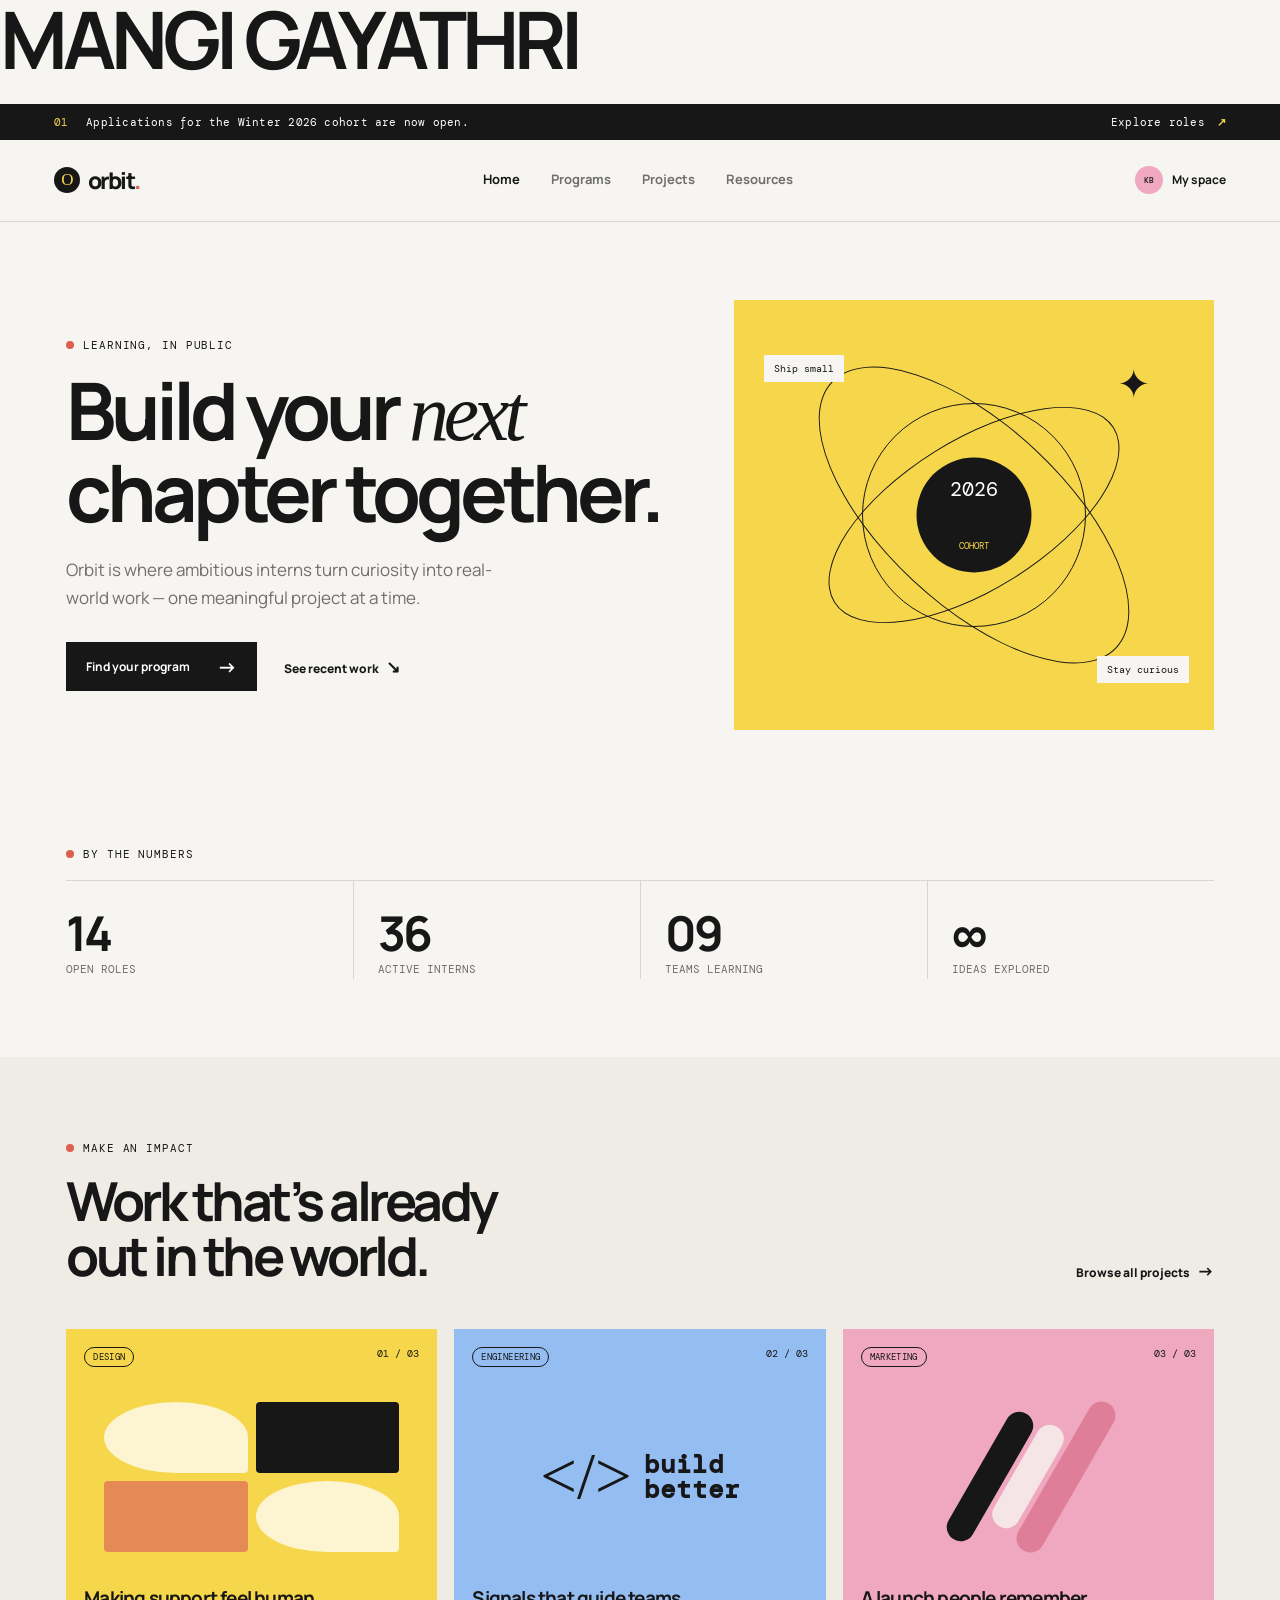
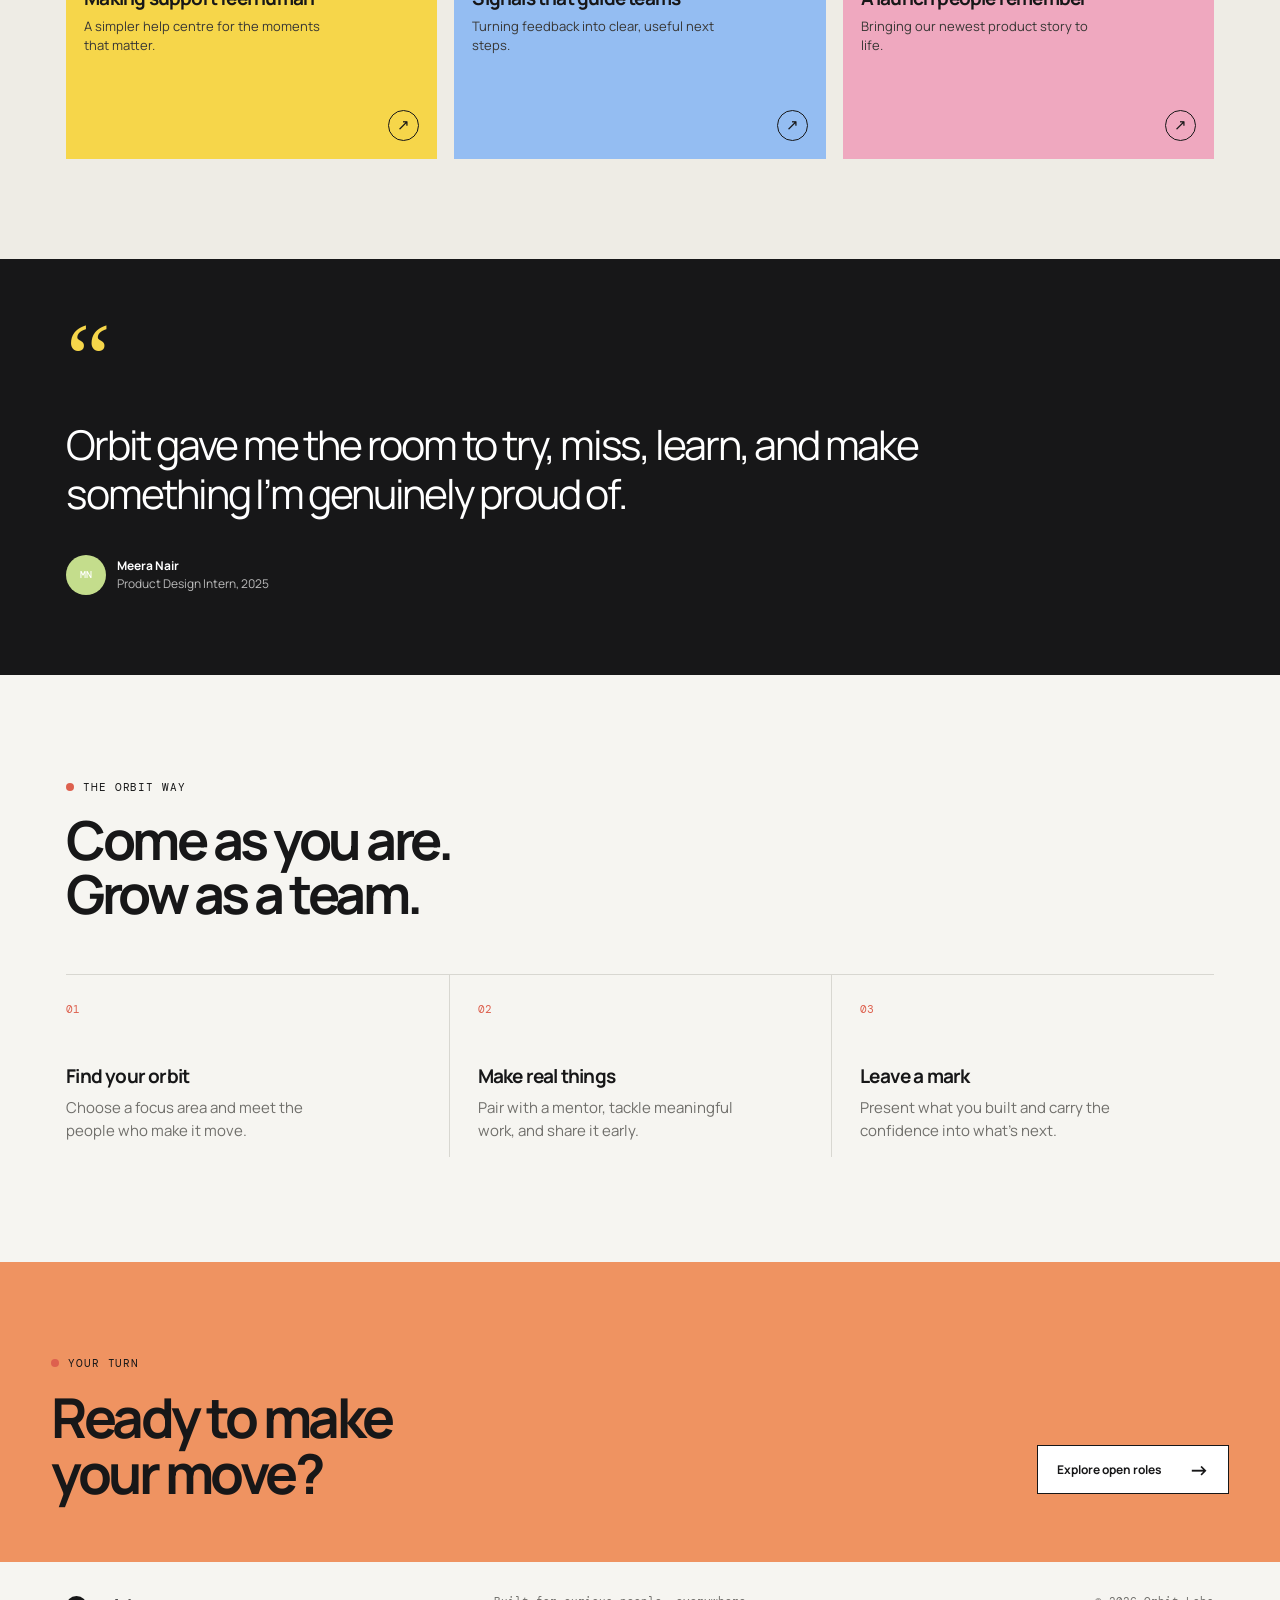
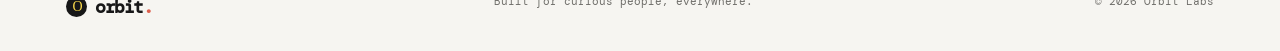
<file: index.html>
<!doctype html>
<html lang="en">
  <head>
    <meta charset="UTF-8" />
    <meta name="viewport" content="width=device-width, initial-scale=1.0" />
    <title>Orbit — Internship learning hub</title>
    <meta name="description" content="A collaborative learning hub for internship cohorts." />
    <link rel="preconnect" href="https://fonts.googleapis.com" />
    <link rel="preconnect" href="https://fonts.gstatic.com" crossorigin />
    <link href="https://fonts.googleapis.com/css2?family=DM+Mono:wght@400;500&family=Manrope:wght@400;500;600;700;800&display=swap" rel="stylesheet" />
    <link rel="stylesheet" href="styles.css" />
  </head>
  <body>
    <h1>MANGI GAYATHRI</h1>
    <div class="announcement"><span>01</span><p>Applications for the Winter 2026 cohort are now open.</p><a href="programs.html">Explore roles <b>↗</b></a></div>
    <header class="site-header">
      <a class="brand" href="index.html" aria-label="Orbit home"><span class="brand-mark">O</span><span>orbit<span class="brand-dot">.</span></span></a>
      <button class="nav-toggle" aria-label="Open navigation" aria-expanded="false">☰</button>
      <nav class="nav-links" aria-label="Main navigation">
        <a class="active" href="index.html">Home</a><a href="programs.html">Programs</a><a href="projects.html">Projects</a><a href="resources.html">Resources</a>
      </nav>
      <a class="profile-link" href="profile.html"><span class="avatar avatar-sm">KB</span><span>My space</span></a>
    </header>

    <main>
      <section class="hero section-shell">
        <div class="hero-copy">
          <p class="eyebrow"><span></span> Learning, in public</p>
          <h1>Build your <em>next</em><br />chapter together.</h1>
          <p class="hero-text">Orbit is where ambitious interns turn curiosity into real-world work — one meaningful project at a time.</p>
          <div class="hero-actions"><a class="button button-dark" href="programs.html">Find your program <span>→</span></a><a class="text-link" href="projects.html">See recent work <span>↘</span></a></div>
        </div>
        <div class="hero-art" aria-label="Abstract orbit illustration">
          <div class="orbit orbit-one"></div><div class="orbit orbit-two"></div><div class="orbit orbit-three"></div>
          <div class="orbit-center">2026<br /><small>cohort</small></div>
          <span class="art-chip chip-a">Ship small</span><span class="art-chip chip-b">Stay curious</span><span class="art-star">✦</span>
        </div>
      </section>

      <section class="numbers section-shell">
        <p class="eyebrow"><span></span> By the numbers</p>
        <div class="numbers-grid"><div><strong>14</strong><span>open roles</span></div><div><strong>36</strong><span>active interns</span></div><div><strong>09</strong><span>teams learning</span></div><div><strong>∞</strong><span>ideas explored</span></div></div>
      </section>

      <section class="featured section-shell">
        <div class="section-heading"><div><p class="eyebrow"><span></span> Make an impact</p><h2>Work that’s already<br />out in the world.</h2></div><a class="text-link" href="projects.html">Browse all projects <span>→</span></a></div>
        <div class="project-grid">
          <article class="feature-card card-yellow"><div class="card-top"><span class="tag">Design</span><span>01 / 03</span></div><div class="card-visual visual-grid"><i></i><i></i><i></i><i></i></div><div><h3>Making support feel human</h3><p>A simpler help centre for the moments that matter.</p></div><a href="projects.html" aria-label="View Making support feel human">↗</a></article>
          <article class="feature-card card-blue"><div class="card-top"><span class="tag">Engineering</span><span>02 / 03</span></div><div class="card-visual visual-code"><span>&lt;/&gt;</span><b>build<br />better</b></div><div><h3>Signals that guide teams</h3><p>Turning feedback into clear, useful next steps.</p></div><a href="projects.html" aria-label="View Signals that guide teams">↗</a></article>
          <article class="feature-card card-pink"><div class="card-top"><span class="tag">Marketing</span><span>03 / 03</span></div><div class="card-visual visual-lines"><i></i><i></i><i></i></div><div><h3>A launch people remember</h3><p>Bringing our newest product story to life.</p></div><a href="projects.html" aria-label="View A launch people remember">↗</a></article>
        </div>
      </section>

      <section class="quote-band"><div class="section-shell quote-wrap"><span class="quote-mark">“</span><blockquote>Orbit gave me the room to try, miss, learn, and make something I’m genuinely proud of.</blockquote><div class="quote-person"><span class="avatar">MN</span><p><b>Meera Nair</b><br />Product Design Intern, 2025</p></div></div></section>

      <section class="steps section-shell"><div class="section-heading"><div><p class="eyebrow"><span></span> The Orbit way</p><h2>Come as you are.<br />Grow as a team.</h2></div></div><div class="step-grid"><article><span>01</span><h3>Find your orbit</h3><p>Choose a focus area and meet the people who make it move.</p></article><article><span>02</span><h3>Make real things</h3><p>Pair with a mentor, tackle meaningful work, and share it early.</p></article><article><span>03</span><h3>Leave a mark</h3><p>Present what you built and carry the confidence into what’s next.</p></article></div></section>

      <section class="cta section-shell"><div><p class="eyebrow"><span></span> Your turn</p><h2>Ready to make<br />your move?</h2></div><a class="button button-light" href="programs.html">Explore open roles <span>→</span></a></section>
    </main>
    <footer><a class="brand" href="index.html"><span class="brand-mark">O</span><span>orbit<span class="brand-dot">.</span></span></a><p>Built for curious people, everywhere.</p><p>© 2026 Orbit Labs</p></footer>
    <script src="script.js"></script>
  </body>
</html>
</file>
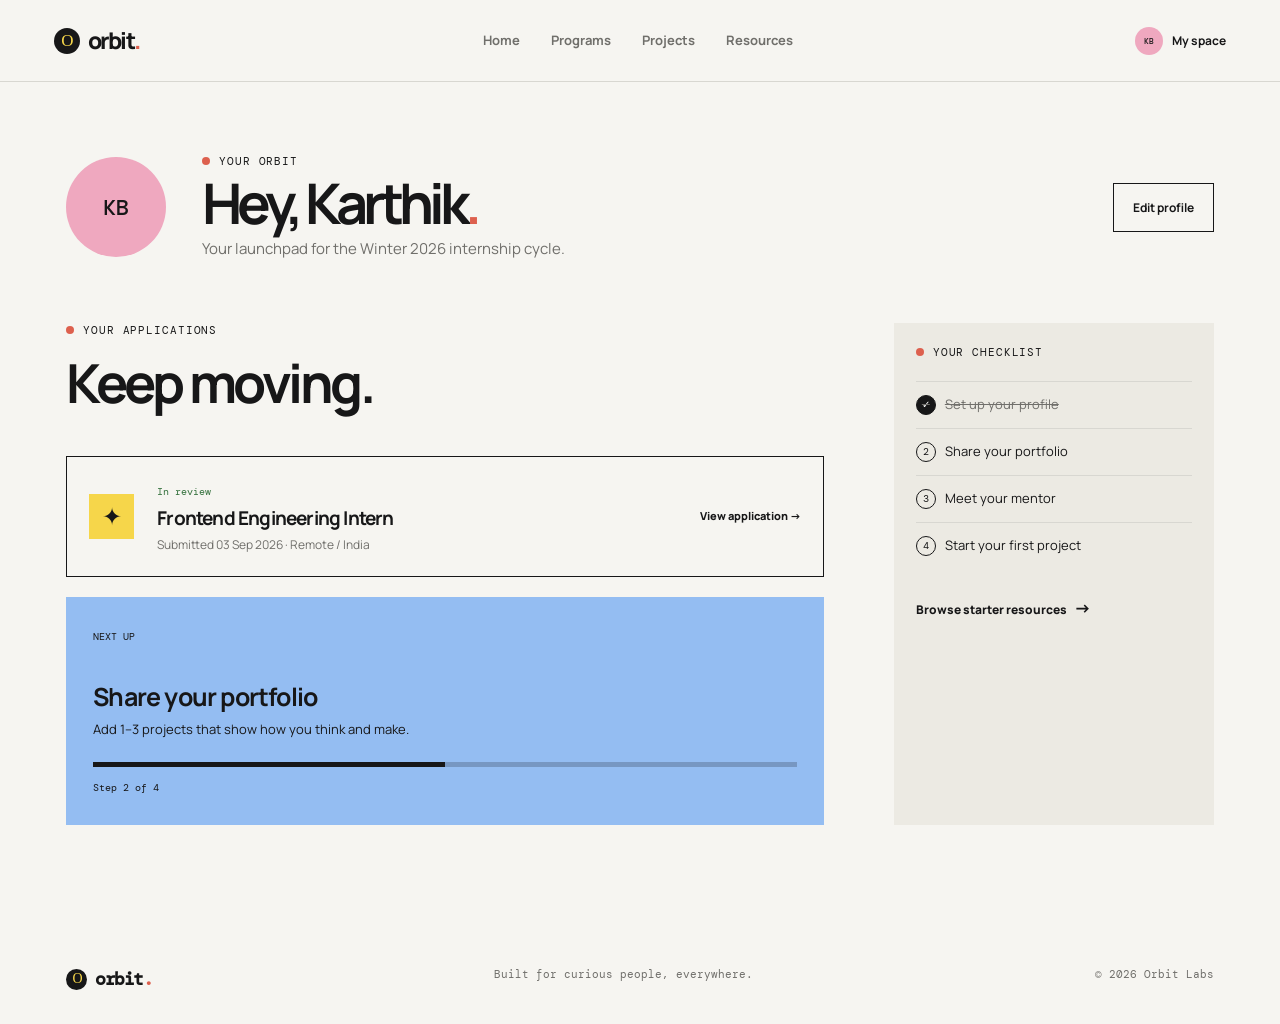
<file: profile.html>
<!doctype html><html lang="en"><head><meta charset="UTF-8"/><meta name="viewport" content="width=device-width, initial-scale=1.0"/><title>My space — Orbit</title><link rel="preconnect" href="https://fonts.googleapis.com"/><link rel="preconnect" href="https://fonts.gstatic.com" crossorigin/><link href="https://fonts.googleapis.com/css2?family=DM+Mono:wght@400;500&family=Manrope:wght@400;500;600;700;800&display=swap" rel="stylesheet"/><link rel="stylesheet" href="styles.css"/></head><body>
<header class="site-header"><a class="brand" href="index.html"><span class="brand-mark">O</span><span>orbit<span class="brand-dot">.</span></span></a><button class="nav-toggle" aria-label="Open navigation" aria-expanded="false">☰</button><nav class="nav-links"><a href="index.html">Home</a><a href="programs.html">Programs</a><a href="projects.html">Projects</a><a href="resources.html">Resources</a></nav><a class="profile-link current" href="profile.html"><span class="avatar avatar-sm">KB</span><span>My space</span></a></header>
<main class="page-main"><section class="profile-hero section-shell"><div class="avatar avatar-xl">KB</div><div><p class="eyebrow"><span></span> Your Orbit</p><h1>Hey, Karthik<span class="brand-dot">.</span></h1><p>Your launchpad for the Winter 2026 internship cycle.</p></div><button class="button button-outline">Edit profile</button></section><section class="section-shell dashboard"><div class="dashboard-main"><div class="section-heading"><div><p class="eyebrow"><span></span> Your applications</p><h2>Keep moving.</h2></div></div><article class="application-card"><div class="app-symbol">✦</div><div><span class="status">In review</span><h3>Frontend Engineering Intern</h3><p>Submitted 03 Sep 2026 · Remote / India</p></div><a href="#">View application <span>→</span></a></article><div class="next-card"><span>Next up</span><h3>Share your portfolio</h3><p>Add 1–3 projects that show how you think and make.</p><div class="progress"><i></i></div><small>Step 2 of 4</small></div></div><aside class="dashboard-aside"><p class="eyebrow"><span></span> Your checklist</p><ul class="checklist"><li class="done"><i>✓</i>Set up your profile</li><li><i>2</i>Share your portfolio</li><li><i>3</i>Meet your mentor</li><li><i>4</i>Start your first project</li></ul><a class="text-link" href="resources.html">Browse starter resources <span>→</span></a></aside></section></main><footer><a class="brand" href="index.html"><span class="brand-mark">O</span><span>orbit<span class="brand-dot">.</span></span></a><p>Built for curious people, everywhere.</p><p>© 2026 Orbit Labs</p></footer><script src="script.js"></script></body></html>
</file>
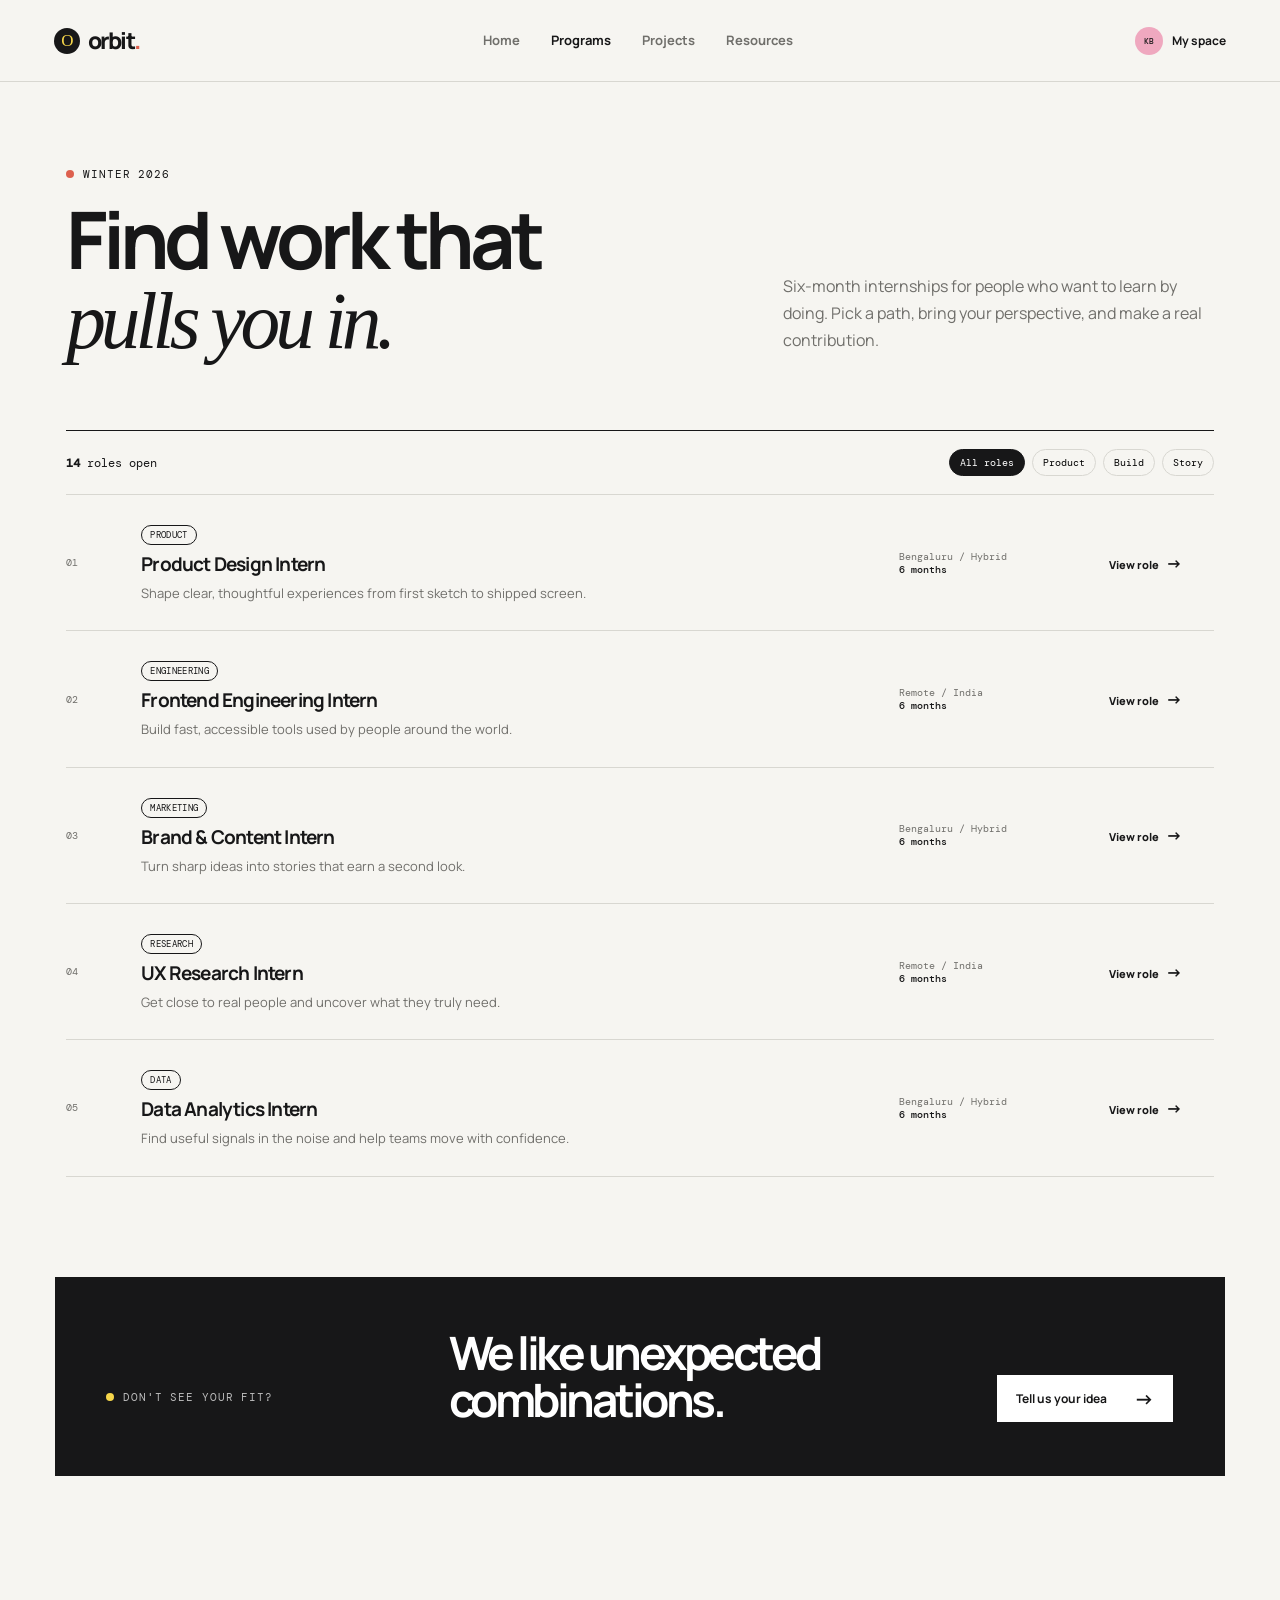
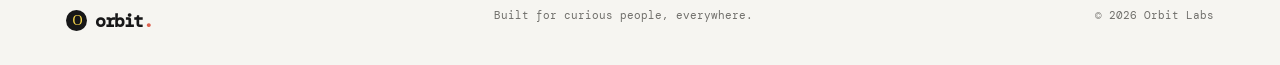
<file: programs.html>
<!doctype html><html lang="en"><head><meta charset="UTF-8"/><meta name="viewport" content="width=device-width, initial-scale=1.0"/><title>Programs — Orbit</title><link rel="preconnect" href="https://fonts.googleapis.com"/><link rel="preconnect" href="https://fonts.gstatic.com" crossorigin/><link href="https://fonts.googleapis.com/css2?family=DM+Mono:wght@400;500&family=Manrope:wght@400;500;600;700;800&display=swap" rel="stylesheet"/><link rel="stylesheet" href="styles.css"/></head><body>
<header class="site-header"><a class="brand" href="index.html"><span class="brand-mark">O</span><span>orbit<span class="brand-dot">.</span></span></a><button class="nav-toggle" aria-label="Open navigation" aria-expanded="false">☰</button><nav class="nav-links"><a href="index.html">Home</a><a class="active" href="programs.html">Programs</a><a href="projects.html">Projects</a><a href="resources.html">Resources</a></nav><a class="profile-link" href="profile.html"><span class="avatar avatar-sm">KB</span><span>My space</span></a></header>
<main class="page-main"><section class="page-intro section-shell"><p class="eyebrow"><span></span> Winter 2026</p><h1>Find work that<br/><em>pulls you in.</em></h1><p>Six-month internships for people who want to learn by doing. Pick a path, bring your perspective, and make a real contribution.</p></section><section class="section-shell role-section"><div class="role-toolbar"><p><b>14</b> roles open</p><div class="filter-group"><button class="filter active" data-filter="all">All roles</button><button class="filter" data-filter="product">Product</button><button class="filter" data-filter="build">Build</button><button class="filter" data-filter="story">Story</button></div></div><div class="role-list">
<article class="role-item" data-category="product"><span class="role-no">01</span><div><span class="tag">Product</span><h3>Product Design Intern</h3><p>Shape clear, thoughtful experiences from first sketch to shipped screen.</p></div><div class="role-meta">Bengaluru / Hybrid<br/><b>6 months</b></div><a href="profile.html">View role <span>→</span></a></article>
<article class="role-item" data-category="build"><span class="role-no">02</span><div><span class="tag">Engineering</span><h3>Frontend Engineering Intern</h3><p>Build fast, accessible tools used by people around the world.</p></div><div class="role-meta">Remote / India<br/><b>6 months</b></div><a href="profile.html">View role <span>→</span></a></article>
<article class="role-item" data-category="story"><span class="role-no">03</span><div><span class="tag">Marketing</span><h3>Brand & Content Intern</h3><p>Turn sharp ideas into stories that earn a second look.</p></div><div class="role-meta">Bengaluru / Hybrid<br/><b>6 months</b></div><a href="profile.html">View role <span>→</span></a></article>
<article class="role-item" data-category="product"><span class="role-no">04</span><div><span class="tag">Research</span><h3>UX Research Intern</h3><p>Get close to real people and uncover what they truly need.</p></div><div class="role-meta">Remote / India<br/><b>6 months</b></div><a href="profile.html">View role <span>→</span></a></article>
<article class="role-item" data-category="build"><span class="role-no">05</span><div><span class="tag">Data</span><h3>Data Analytics Intern</h3><p>Find useful signals in the noise and help teams move with confidence.</p></div><div class="role-meta">Bengaluru / Hybrid<br/><b>6 months</b></div><a href="profile.html">View role <span>→</span></a></article>
</div></section><section class="dark-callout section-shell"><p class="eyebrow"><span></span> Don't see your fit?</p><h2>We like unexpected<br/>combinations.</h2><a class="button button-light" href="mailto:hello@orbit.example">Tell us your idea <span>→</span></a></section></main><footer><a class="brand" href="index.html"><span class="brand-mark">O</span><span>orbit<span class="brand-dot">.</span></span></a><p>Built for curious people, everywhere.</p><p>© 2026 Orbit Labs</p></footer><script src="script.js"></script></body></html>
</file>
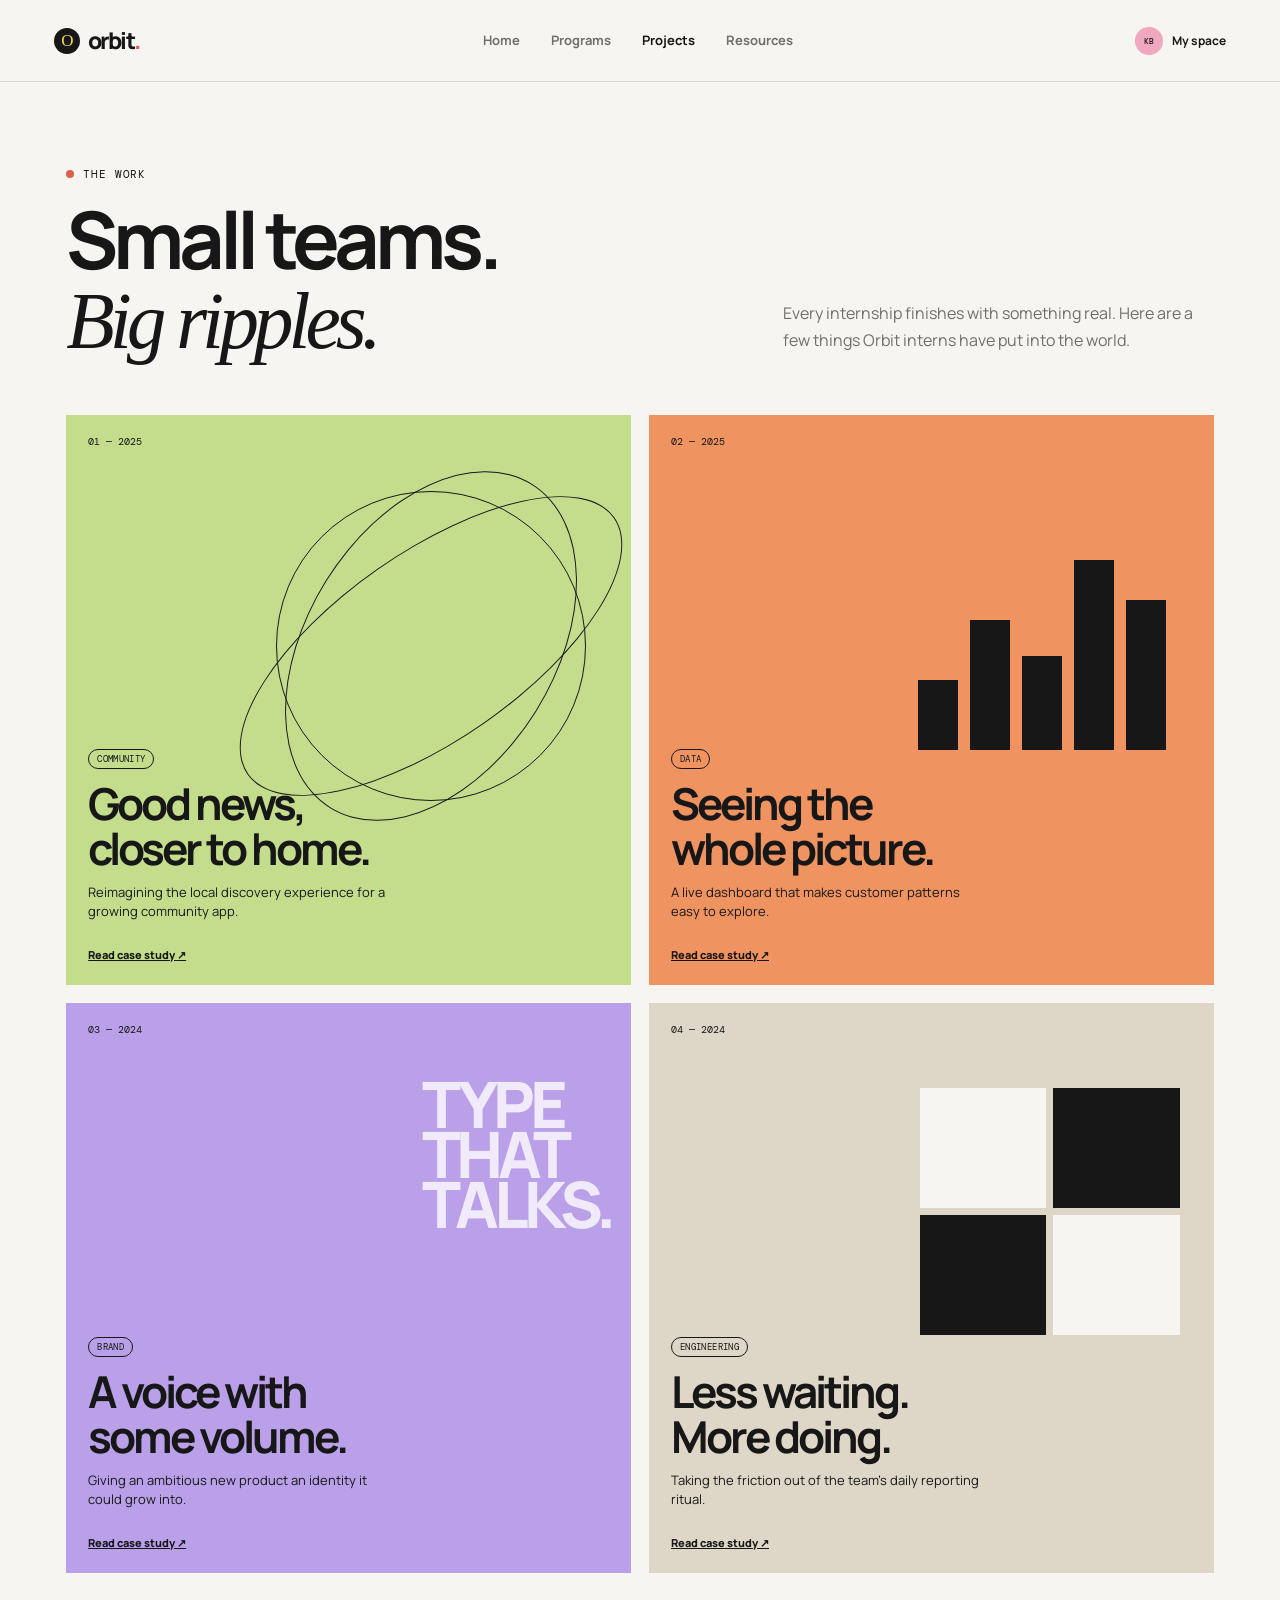
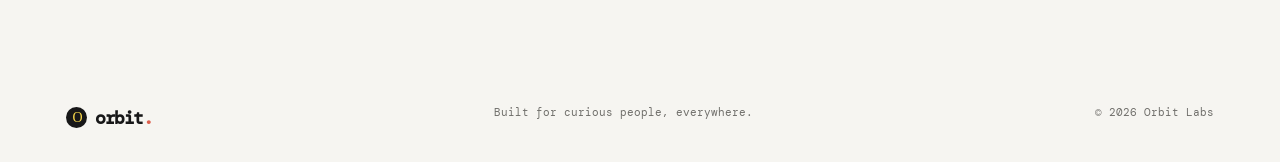
<file: projects.html>
<!doctype html><html lang="en"><head><meta charset="UTF-8"/><meta name="viewport" content="width=device-width, initial-scale=1.0"/><title>Projects — Orbit</title><link rel="preconnect" href="https://fonts.googleapis.com"/><link rel="preconnect" href="https://fonts.gstatic.com" crossorigin/><link href="https://fonts.googleapis.com/css2?family=DM+Mono:wght@400;500&family=Manrope:wght@400;500;600;700;800&display=swap" rel="stylesheet"/><link rel="stylesheet" href="styles.css"/></head><body>
<header class="site-header"><a class="brand" href="index.html"><span class="brand-mark">O</span><span>orbit<span class="brand-dot">.</span></span></a><button class="nav-toggle" aria-label="Open navigation" aria-expanded="false">☰</button><nav class="nav-links"><a href="index.html">Home</a><a href="programs.html">Programs</a><a class="active" href="projects.html">Projects</a><a href="resources.html">Resources</a></nav><a class="profile-link" href="profile.html"><span class="avatar avatar-sm">KB</span><span>My space</span></a></header>
<main class="page-main"><section class="page-intro section-shell compact"><p class="eyebrow"><span></span> The work</p><h1>Small teams.<br/><em>Big ripples.</em></h1><p>Every internship finishes with something real. Here are a few things Orbit interns have put into the world.</p></section><section class="section-shell project-board"><article class="board-card board-lime"><div class="board-index">01 — 2025</div><div class="planet planet-one"></div><div><span class="tag">Community</span><h2>Good news,<br/>closer to home.</h2><p>Reimagining the local discovery experience for a growing community app.</p></div><a href="#">Read case study <span>↗</span></a></article><article class="board-card board-orange"><div class="board-index">02 — 2025</div><div class="chart-shape"><i></i><i></i><i></i><i></i><i></i></div><div><span class="tag">Data</span><h2>Seeing the<br/>whole picture.</h2><p>A live dashboard that makes customer patterns easy to explore.</p></div><a href="#">Read case study <span>↗</span></a></article><article class="board-card board-purple"><div class="board-index">03 — 2024</div><div class="type-shape">TYPE<br/>THAT<br/>TALKS.</div><div><span class="tag">Brand</span><h2>A voice with<br/>some volume.</h2><p>Giving an ambitious new product an identity it could grow into.</p></div><a href="#">Read case study <span>↗</span></a></article><article class="board-card board-sand"><div class="board-index">04 — 2024</div><div class="window-shape"><span></span><span></span><span></span><span></span></div><div><span class="tag">Engineering</span><h2>Less waiting.<br/>More doing.</h2><p>Taking the friction out of the team’s daily reporting ritual.</p></div><a href="#">Read case study <span>↗</span></a></article></section></main><footer><a class="brand" href="index.html"><span class="brand-mark">O</span><span>orbit<span class="brand-dot">.</span></span></a><p>Built for curious people, everywhere.</p><p>© 2026 Orbit Labs</p></footer><script src="script.js"></script></body></html>
</file>
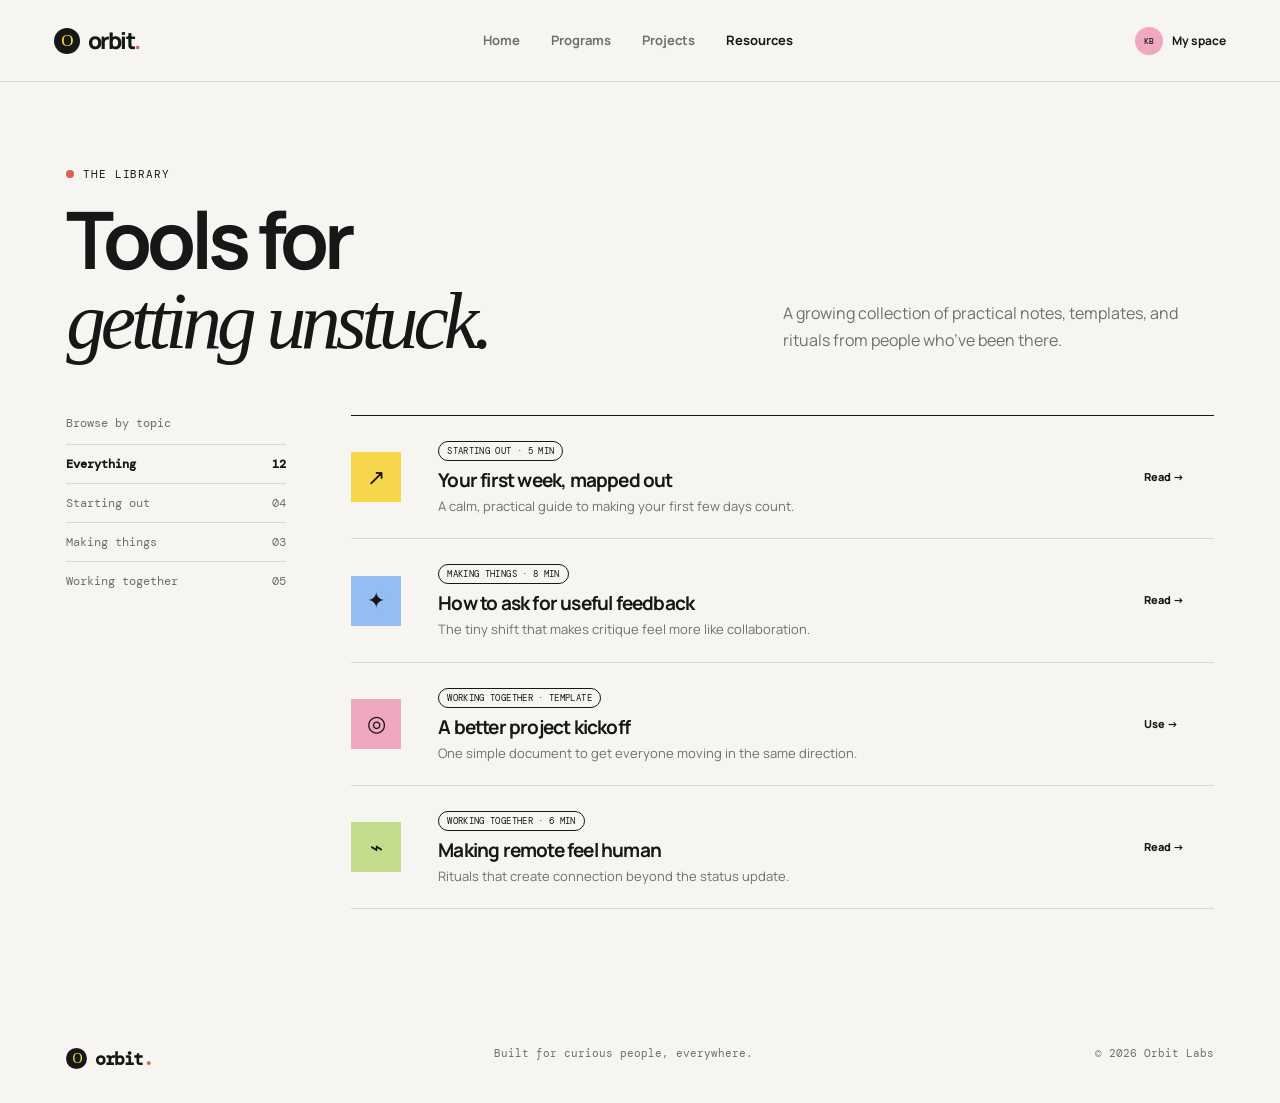
<file: resources.html>
<!doctype html><html lang="en"><head><meta charset="UTF-8"/><meta name="viewport" content="width=device-width, initial-scale=1.0"/><title>Resources — Orbit</title><link rel="preconnect" href="https://fonts.googleapis.com"/><link rel="preconnect" href="https://fonts.gstatic.com" crossorigin/><link href="https://fonts.googleapis.com/css2?family=DM+Mono:wght@400;500&family=Manrope:wght@400;500;600;700;800&display=swap" rel="stylesheet"/><link rel="stylesheet" href="styles.css"/></head><body>
<header class="site-header"><a class="brand" href="index.html"><span class="brand-mark">O</span><span>orbit<span class="brand-dot">.</span></span></a><button class="nav-toggle" aria-label="Open navigation" aria-expanded="false">☰</button><nav class="nav-links"><a href="index.html">Home</a><a href="programs.html">Programs</a><a href="projects.html">Projects</a><a class="active" href="resources.html">Resources</a></nav><a class="profile-link" href="profile.html"><span class="avatar avatar-sm">KB</span><span>My space</span></a></header>
<main class="page-main"><section class="page-intro section-shell compact"><p class="eyebrow"><span></span> The library</p><h1>Tools for<br/><em>getting unstuck.</em></h1><p>A growing collection of practical notes, templates, and rituals from people who’ve been there.</p></section><section class="section-shell resource-layout"><aside class="resource-aside"><p>Browse by topic</p><a class="active" href="#">Everything <span>12</span></a><a href="#">Starting out <span>04</span></a><a href="#">Making things <span>03</span></a><a href="#">Working together <span>05</span></a></aside><div class="resource-list"><article><div class="resource-icon icon-yellow">↗</div><div><span class="tag">Starting out · 5 min</span><h3>Your first week, mapped out</h3><p>A calm, practical guide to making your first few days count.</p></div><a href="#">Read <span>→</span></a></article><article><div class="resource-icon icon-blue">✦</div><div><span class="tag">Making things · 8 min</span><h3>How to ask for useful feedback</h3><p>The tiny shift that makes critique feel more like collaboration.</p></div><a href="#">Read <span>→</span></a></article><article><div class="resource-icon icon-pink">◎</div><div><span class="tag">Working together · Template</span><h3>A better project kickoff</h3><p>One simple document to get everyone moving in the same direction.</p></div><a href="#">Use <span>→</span></a></article><article><div class="resource-icon icon-lime">⌁</div><div><span class="tag">Working together · 6 min</span><h3>Making remote feel human</h3><p>Rituals that create connection beyond the status update.</p></div><a href="#">Read <span>→</span></a></article></div></section></main><footer><a class="brand" href="index.html"><span class="brand-mark">O</span><span>orbit<span class="brand-dot">.</span></span></a><p>Built for curious people, everywhere.</p><p>© 2026 Orbit Labs</p></footer><script src="script.js"></script></body></html>
</file>
<file: styles.css>
:root{--ink:#171718;--paper:#f6f5f1;--muted:#706f6b;--line:#d8d7d1;--yellow:#f6d64a;--blue:#94bdf2;--pink:#efa8bf;--lime:#c4dd8c;--orange:#ef9361;--purple:#b9a0e9;--sans:'Manrope',Arial,sans-serif;--mono:'DM Mono',monospace}*{box-sizing:border-box}html{scroll-behavior:smooth}body{margin:0;background:var(--paper);color:var(--ink);font-family:var(--sans);font-size:15px;line-height:1.5}.announcement{height:36px;background:var(--ink);color:#fff;display:flex;align-items:center;gap:18px;padding:0 4.2vw;font:11px var(--mono);letter-spacing:.02em}.announcement span{color:var(--yellow)}.announcement p{margin:0;flex:1}.announcement a{color:#fff;text-decoration:none}.announcement b{color:var(--yellow);margin-left:5px}.site-header{height:82px;display:flex;align-items:center;padding:0 4.2vw;border-bottom:1px solid var(--line);position:relative;background:var(--paper);z-index:3}.brand{display:inline-flex;align-items:center;gap:8px;color:var(--ink);text-decoration:none;font-size:23px;font-weight:800;letter-spacing:-1.5px}.brand-mark{display:grid;place-items:center;background:var(--ink);color:var(--yellow);width:26px;height:26px;border-radius:50%;font:17px Georgia}.brand-dot{color:#dd604e}.nav-links{display:flex;gap:31px;margin:auto;font-size:13px;font-weight:700}.nav-links a{color:var(--muted);text-decoration:none}.nav-links a:hover,.nav-links .active{color:var(--ink)}.profile-link{display:flex;align-items:center;gap:9px;color:var(--ink);font-size:12px;font-weight:700;text-decoration:none}.avatar{display:grid;place-items:center;width:40px;height:40px;border-radius:50%;background:var(--pink);font:10px var(--mono);font-weight:500}.avatar-sm{width:28px;height:28px;font-size:8px}.nav-toggle{display:none}.section-shell{max-width:1250px;margin:auto;padding-left:4vw;padding-right:4vw}.hero{min-height:590px;display:grid;grid-template-columns:1.07fr .93fr;align-items:center;padding-top:70px;padding-bottom:74px}.eyebrow{display:flex;align-items:center;gap:9px;margin:0 0 19px;font:11px var(--mono);text-transform:uppercase;letter-spacing:.08em}.eyebrow span{background:#dd604e;width:8px;height:8px;border-radius:50%}h1,h2,h3,p{margin-top:0}h1{font-size:clamp(50px,6.2vw,85px);line-height:.99;letter-spacing:-5px;margin-bottom:25px}h1 em{font-family:Georgia,serif;font-weight:400}h2{font-size:clamp(34px,4.2vw,57px);line-height:1.02;letter-spacing:-3.5px;margin-bottom:0}h3{font-size:19px;letter-spacing:-.8px;line-height:1.2}.hero-text{max-width:440px;color:var(--muted);font-size:17px;line-height:1.65;margin-bottom:30px}.hero-actions{display:flex;align-items:center;gap:27px}.button{display:inline-flex;align-items:center;gap:27px;padding:15px 19px;text-decoration:none;border:1px solid var(--ink);font:700 12px var(--sans);cursor:pointer}.button span{font-size:20px;line-height:10px}.button-dark{background:var(--ink);color:#fff}.button-light{background:#fff;color:var(--ink)}.button-outline{background:transparent;color:var(--ink)}.text-link{color:var(--ink);font-size:12px;font-weight:800;text-decoration:none}.text-link span{font-size:17px;margin-left:5px}.hero-art{height:430px;position:relative;max-width:480px;width:100%;justify-self:end;background:var(--yellow);overflow:hidden}.orbit{position:absolute;border:1.4px solid var(--ink);border-radius:50%;left:50%;top:50%;transform:translate(-50%,-50%)}.orbit-one{width:224px;height:224px}.orbit-two{width:330px;height:150px;transform:translate(-50%,-50%) rotate(-32deg)}.orbit-three{width:390px;height:180px;transform:translate(-50%,-50%) rotate(43deg)}.orbit-center{display:grid;place-items:center;text-align:center;position:absolute;left:50%;top:50%;transform:translate(-50%,-50%);width:115px;height:115px;border-radius:50%;background:var(--ink);color:#fff;font:20px var(--mono);line-height:1.05}.orbit-center small{font-size:9px;color:var(--yellow);text-transform:uppercase}.art-chip{position:absolute;padding:7px 10px;background:var(--paper);font:10px var(--mono)}.chip-a{top:55px;left:30px}.chip-b{bottom:47px;right:25px}.art-star{position:absolute;right:63px;top:53px;font-size:40px}.numbers{padding-top:35px;padding-bottom:78px}.numbers-grid{border-top:1px solid var(--line);display:grid;grid-template-columns:repeat(4,1fr)}.numbers-grid div{padding:28px 20px 0 0}.numbers-grid div+div{border-left:1px solid var(--line);padding-left:24px}.numbers-grid strong{display:block;font-size:48px;line-height:1;letter-spacing:-3px}.numbers-grid span{color:var(--muted);font:11px var(--mono);text-transform:uppercase}.featured{padding-top:84px;padding-bottom:100px;background:#eeece5;max-width:none;padding-left:max(4vw,calc((100vw - 1250px)/2 + 4vw));padding-right:max(4vw,calc((100vw - 1250px)/2 + 4vw))}.section-heading{display:flex;justify-content:space-between;align-items:end;margin-bottom:45px}.project-grid{display:grid;grid-template-columns:repeat(3,1fr);gap:17px}.feature-card{min-height:430px;padding:18px;display:flex;flex-direction:column;position:relative}.card-yellow{background:var(--yellow)}.card-blue{background:var(--blue)}.card-pink{background:var(--pink)}.card-top{display:flex;justify-content:space-between;font:10px var(--mono);text-transform:uppercase}.tag{display:inline-block;border:1px solid currentColor;border-radius:20px;padding:3px 8px;font:9px var(--mono);text-transform:uppercase;letter-spacing:.04em}.card-visual{height:190px;position:relative;margin:15px 0}.feature-card h3{margin-bottom:7px}.feature-card p{font-size:13px;max-width:250px;color:#373634}.feature-card>a{position:absolute;right:18px;bottom:18px;width:31px;height:31px;display:grid;place-items:center;border:1px solid var(--ink);border-radius:50%;text-decoration:none;color:var(--ink)}.visual-grid{display:grid;grid-template:1fr 1fr/1fr 1fr;gap:8px;padding:20px}.visual-grid i{background:rgba(255,255,255,.75);border-radius:50% 50% 4px 50%}.visual-grid i:nth-child(2){background:var(--ink);border-radius:4px}.visual-grid i:nth-child(3){border-radius:4px;background:#e58a56}.visual-code{display:flex;align-items:center;justify-content:center;gap:12px}.visual-code span{font:65px Georgia}.visual-code b{font:700 26px var(--mono);line-height:.95}.visual-lines{display:flex;justify-content:center;align-items:center;gap:10px}.visual-lines i{width:28px;height:145px;border-radius:20px;background:var(--ink);transform:rotate(30deg)}.visual-lines i:nth-child(2){height:115px;background:#f5e5e7}.visual-lines i:nth-child(3){height:170px;background:#df7e99}.quote-band{background:var(--ink);color:#fff}.quote-wrap{padding-top:85px;padding-bottom:80px;position:relative}.quote-mark{color:var(--yellow);font:100px Georgia;line-height:.3}.quote-band blockquote{font-size:clamp(27px,3.2vw,43px);letter-spacing:-2.2px;line-height:1.2;max-width:880px;margin:22px 0 36px}.quote-person{display:flex;align-items:center;gap:11px}.quote-person .avatar{background:var(--lime)}.quote-person p{margin:0;font-size:12px;color:#bbb}.quote-person b{color:#fff}.steps{padding-top:105px;padding-bottom:105px}.step-grid{display:grid;grid-template-columns:repeat(3,1fr);margin-top:52px;border-top:1px solid var(--line)}.step-grid article{padding:22px 35px 0 0}.step-grid article+article{border-left:1px solid var(--line);padding-left:28px}.step-grid span{font:11px var(--mono);color:#dd604e}.step-grid h3{margin:45px 0 10px}.step-grid p{color:var(--muted);max-width:265px}.cta{max-width:none;background:var(--orange);min-height:300px;padding-top:61px;padding-bottom:61px;display:flex;justify-content:space-between;align-items:end}.cta h2{font-size:55px}.cta .button{margin-bottom:7px}footer{max-width:1250px;margin:auto;padding:32px 4vw;display:flex;justify-content:space-between;align-items:center;font:11px var(--mono);color:var(--muted)}footer .brand{font-size:18px}footer .brand-mark{width:21px;height:21px;font-size:14px}.page-main{min-height:70vh}.page-intro{padding-top:85px;padding-bottom:70px;display:grid;grid-template-columns:1.25fr .75fr;align-items:end}.page-intro h1{grid-column:1;margin:0}.page-intro>p:last-child{grid-column:2;color:var(--muted);font-size:16px;line-height:1.7;margin:0 0 6px}.page-intro .eyebrow{grid-column:1/-1}.compact{padding-bottom:55px}.role-section{padding-bottom:100px}.role-toolbar{border-top:1px solid var(--ink);padding:18px 0;display:flex;justify-content:space-between;align-items:center;font:12px var(--mono)}.role-toolbar p{margin:0}.filter-group{display:flex;gap:7px}.filter{border:1px solid var(--line);border-radius:20px;background:transparent;padding:6px 10px;font:10px var(--mono);cursor:pointer}.filter.active,.filter:hover{background:var(--ink);color:#fff;border-color:var(--ink)}.role-list{border-bottom:1px solid var(--line)}.role-item{display:grid;grid-template-columns:55px 1fr 190px 105px;gap:20px;padding:27px 0;border-top:1px solid var(--line);align-items:center}.role-no,.role-meta{font:10px var(--mono);color:var(--muted)}.role-item h3{margin:8px 0}.role-item p{margin:0;color:var(--muted);font-size:13px}.role-meta b{color:var(--ink);font-weight:500}.role-item>a,.resource-list a,.application-card>a{font-size:11px;font-weight:800;color:var(--ink);text-decoration:none}.role-item>a span{font-size:16px;margin-left:5px}.dark-callout{max-width:1170px;margin-bottom:100px;padding-top:53px;padding-bottom:53px;background:var(--ink);color:#fff;display:flex;align-items:end;justify-content:space-between}.dark-callout h2{font-size:46px}.dark-callout .eyebrow{color:#bbb}.dark-callout .eyebrow span{background:var(--yellow)}.project-board{padding-bottom:100px;display:grid;grid-template-columns:1fr 1fr;gap:18px}.board-card{height:570px;padding:22px;position:relative;display:flex;flex-direction:column;justify-content:end;overflow:hidden}.board-card>div:last-of-type{position:relative;z-index:1}.board-card h2{font-size:44px;letter-spacing:-3px;margin:12px 0}.board-card p{font-size:13px;max-width:315px;margin-bottom:25px}.board-card>a{position:relative;z-index:1;color:var(--ink);font-size:11px;font-weight:800}.board-index{position:absolute;top:20px;font:10px var(--mono)}.board-lime{background:var(--lime)}.board-orange{background:var(--orange)}.board-purple{background:var(--purple)}.board-sand{background:#ded7c7}.planet{position:absolute;width:310px;height:310px;border:1px solid var(--ink);border-radius:50%;right:45px;top:76px}.planet:before,.planet:after{content:"";position:absolute;border-radius:50%;border:1px solid var(--ink);inset:-37px 30px;transform:rotate(32deg)}.planet:after{inset:60px -70px;transform:rotate(-35deg)}.chart-shape{position:absolute;display:flex;align-items:end;gap:12px;right:48px;top:105px;height:230px}.chart-shape i{width:40px;background:var(--ink)}.chart-shape i:nth-child(1){height:70px}.chart-shape i:nth-child(2){height:130px}.chart-shape i:nth-child(3){height:94px}.chart-shape i:nth-child(4){height:190px}.chart-shape i:nth-child(5){height:150px}.type-shape{position:absolute;top:76px;right:20px;font:800 64px/.78 var(--sans);letter-spacing:-5px;color:#f0eafb}.window-shape{position:absolute;right:34px;top:85px;width:260px;display:grid;grid-template-columns:1fr 1fr;gap:7px}.window-shape span{height:120px;background:#f6f5f1}.window-shape span:nth-child(2),.window-shape span:nth-child(3){background:var(--ink)}.resource-layout{display:grid;grid-template-columns:220px 1fr;gap:65px;padding-bottom:105px}.resource-aside{font:12px var(--mono)}.resource-aside p{color:var(--muted);margin-bottom:13px}.resource-aside a{display:flex;justify-content:space-between;padding:11px 0;border-top:1px solid var(--line);text-decoration:none;color:var(--muted)}.resource-aside a.active{color:var(--ink);font-weight:600}.resource-list{border-top:1px solid var(--ink)}.resource-list article{display:grid;grid-template-columns:67px 1fr 70px;gap:20px;align-items:center;padding:22px 0;border-bottom:1px solid var(--line)}.resource-icon{width:50px;height:50px;display:grid;place-items:center;font-size:22px}.icon-yellow{background:var(--yellow)}.icon-blue{background:var(--blue)}.icon-pink{background:var(--pink)}.icon-lime{background:var(--lime)}.resource-list h3{margin:8px 0 5px}.resource-list p{margin:0;color:var(--muted);font-size:13px}.profile-hero{padding-top:72px;padding-bottom:62px;display:grid;grid-template-columns:112px 1fr auto;gap:24px;align-items:center}.avatar-xl{width:100px;height:100px;font-size:22px}.profile-hero h1{font-size:56px;margin:0 0 8px}.profile-hero p:last-child{margin:0;color:var(--muted)}.profile-hero .eyebrow{margin-bottom:7px}.dashboard{padding-bottom:110px;display:grid;grid-template-columns:1fr 320px;gap:70px}.application-card{border:1px solid var(--ink);padding:22px;display:grid;grid-template-columns:50px 1fr auto;gap:18px;align-items:center;margin-bottom:20px}.app-symbol{display:grid;place-items:center;width:45px;height:45px;background:var(--yellow);font-size:24px}.status{font:10px var(--mono);color:#34713d}.application-card h3{margin:6px 0}.application-card p{margin:0;color:var(--muted);font-size:12px}.next-card{background:var(--blue);padding:27px}.next-card>span{font:10px var(--mono);text-transform:uppercase}.next-card h3{font-size:25px;margin:35px 0 8px}.next-card p{max-width:400px;margin-bottom:23px;font-size:13px}.progress{height:5px;background:rgba(0,0,0,.2);margin-bottom:8px}.progress i{display:block;width:50%;height:100%;background:var(--ink)}.next-card small{font:10px var(--mono)}.dashboard-aside{padding:22px;background:#eceae3}.checklist{list-style:none;padding:0;margin:22px 0 26px}.checklist li{border-top:1px solid var(--line);padding:13px 0;display:flex;align-items:center;gap:9px;font-size:13px}.checklist i{display:grid;place-items:center;width:20px;height:20px;border:1px solid var(--ink);border-radius:50%;font:10px var(--mono);font-style:normal}.checklist .done{color:var(--muted);text-decoration:line-through}.checklist .done i{background:var(--ink);color:#fff;text-decoration:none}
@media(max-width:760px){.announcement{padding:0 20px}.announcement p{white-space:nowrap;overflow:hidden;text-overflow:ellipsis}.announcement a{display:none}.site-header{height:66px;padding:0 20px}.nav-toggle{display:block;margin-left:auto;margin-right:18px;border:0;background:none;font-size:20px;cursor:pointer}.nav-links{display:none;position:absolute;top:65px;left:0;right:0;background:var(--paper);padding:18px 20px 22px;box-shadow:0 8px 12px #0001;flex-direction:column;gap:16px}.nav-links.open{display:flex}.profile-link span:last-child{display:none}.section-shell{padding-left:20px;padding-right:20px}.hero{grid-template-columns:1fr;padding-top:58px;gap:48px}.hero-art{height:325px;justify-self:stretch}.numbers{padding-bottom:55px}.numbers-grid{grid-template-columns:1fr 1fr}.numbers-grid div:nth-child(3){border-left:0;padding-left:0;margin-top:22px}.numbers-grid div:nth-child(4){margin-top:22px}.numbers-grid strong{font-size:38px}.featured{padding:62px 20px}.section-heading{align-items:start;margin-bottom:30px}.section-heading .text-link{display:none}.project-grid,.step-grid{grid-template-columns:1fr}.feature-card{min-height:360px}.quote-wrap{padding-top:60px;padding-bottom:55px}.quote-band blockquote{letter-spacing:-1.5px}.steps{padding-top:65px;padding-bottom:65px}.step-grid{margin-top:35px}.step-grid article,.step-grid article+article{padding:20px 0;border-left:0;border-bottom:1px solid var(--line)}.step-grid h3{margin:25px 0 8px}.cta{padding-top:47px;padding-bottom:47px;display:block}.cta h2{font-size:45px;margin-bottom:30px}footer{padding:24px 20px;display:block}footer p{margin:15px 0 0}.page-intro{padding-top:60px;padding-bottom:50px;display:block}.page-intro h1{margin-bottom:22px}.page-intro .eyebrow{margin-bottom:17px}.role-toolbar{display:block}.filter-group{margin-top:16px;overflow:auto;padding-bottom:2px}.role-item{grid-template-columns:32px 1fr;gap:12px}.role-item .role-meta{grid-column:2}.role-item>a{grid-column:2}.dark-callout{margin-bottom:65px;display:block;padding-top:40px;padding-bottom:40px}.dark-callout h2{font-size:38px;margin-bottom:27px}.project-board{grid-template-columns:1fr;padding-bottom:65px}.board-card{height:470px}.board-card h2{font-size:38px}.resource-layout{grid-template-columns:1fr;gap:25px;padding-bottom:65px}.resource-aside{display:grid;grid-template-columns:1fr 1fr;gap:0 15px}.resource-aside p{grid-column:1/-1}.resource-list article{grid-template-columns:55px 1fr;gap:12px}.resource-list article>a{grid-column:2}.profile-hero{padding-top:50px;padding-bottom:45px;grid-template-columns:70px 1fr}.avatar-xl{width:65px;height:65px;font-size:15px}.profile-hero h1{font-size:42px}.profile-hero .button{grid-column:1/-1;width:max-content}.dashboard{grid-template-columns:1fr;gap:30px;padding-bottom:65px}.application-card{grid-template-columns:45px 1fr}.application-card>a{grid-column:1/-1}.dashboard-aside{order:-1}}
</file>
